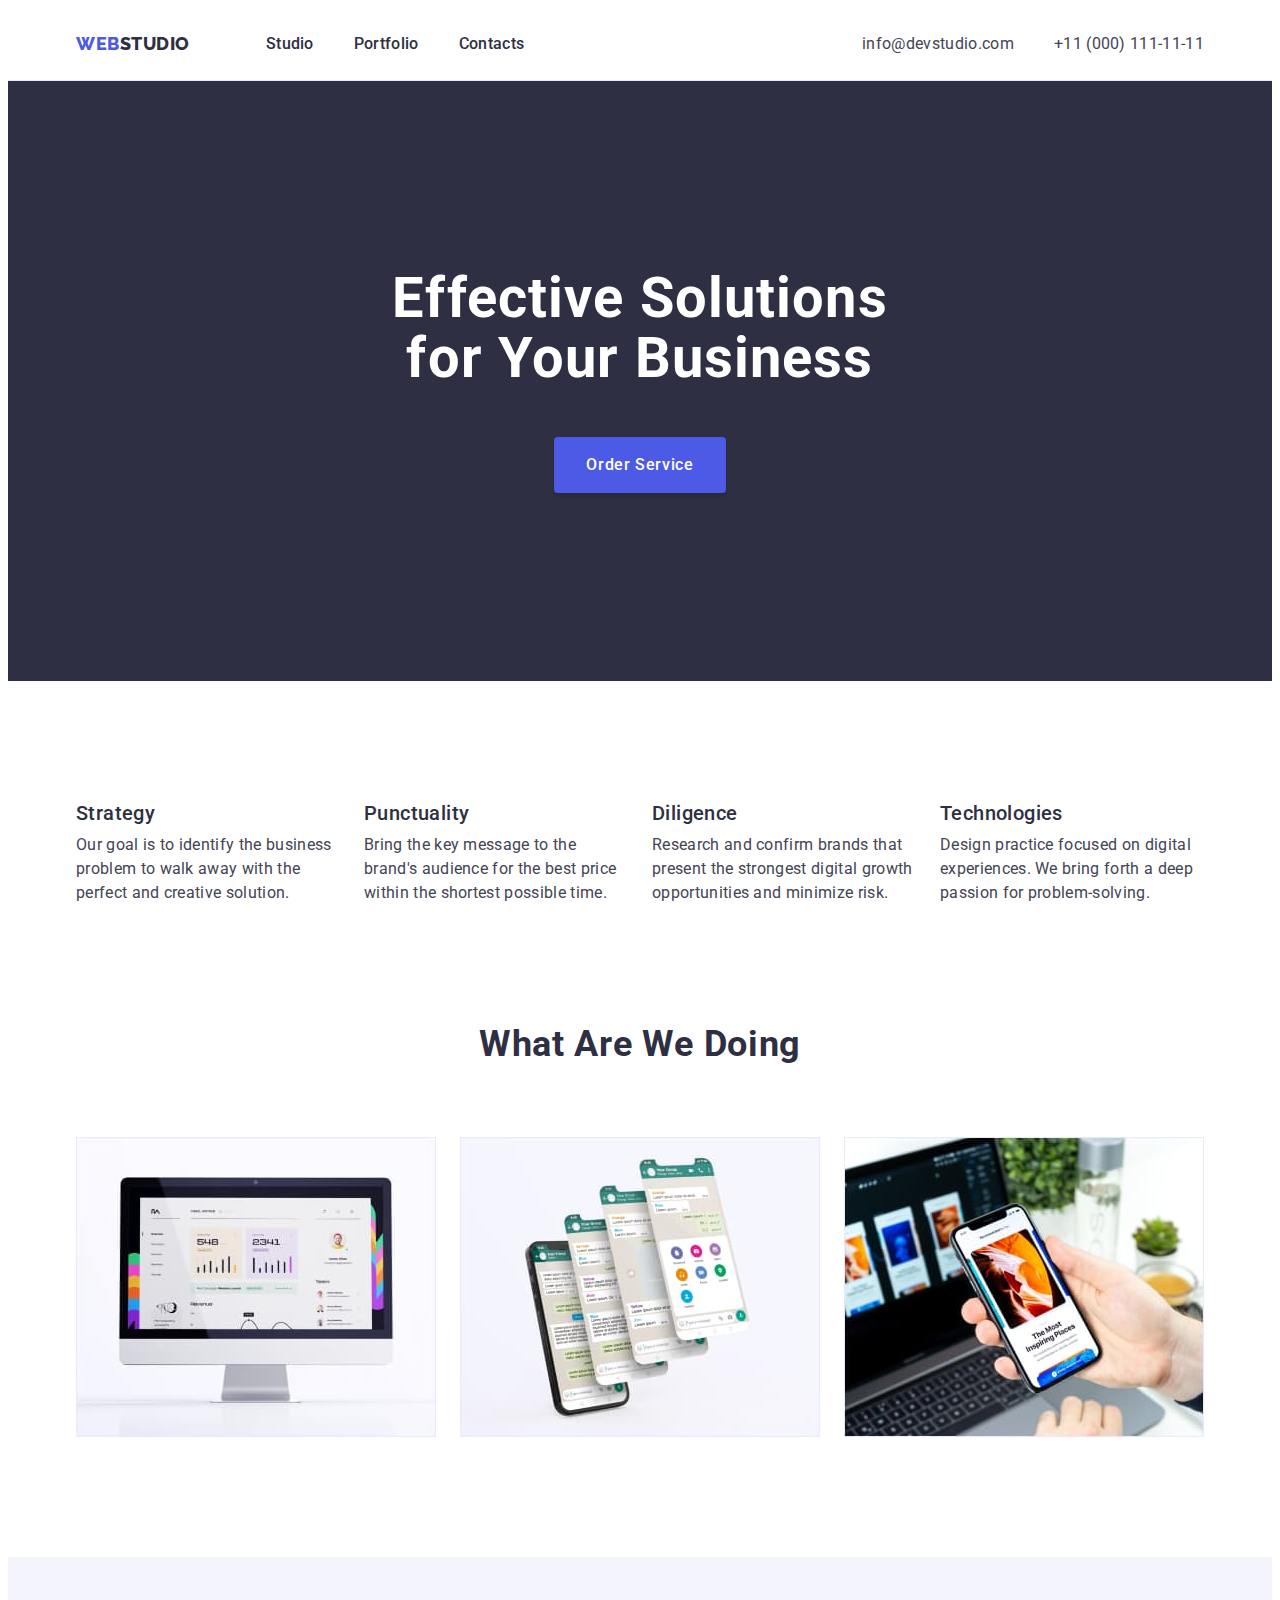
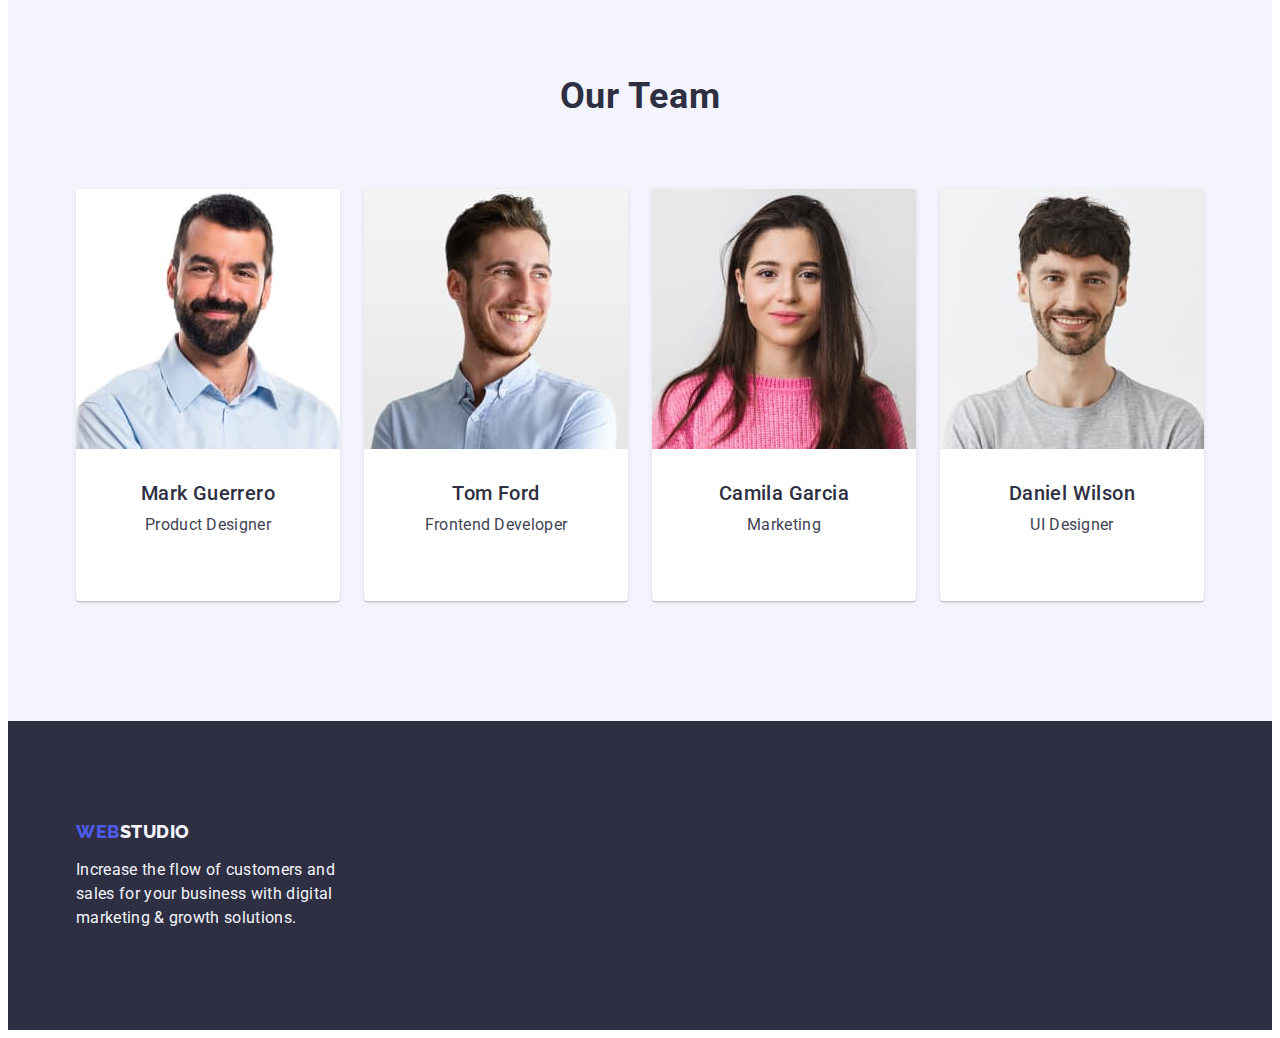
<file: index.html>
<!DOCTYPE html>
<html lang="en">
    <head>
        <meta charset="UTF-8">
        <meta name="viewport" content="width=device-width, initial-scale=1.0">
        <title>Studio</title>
        <link rel="stylesheet" href="https://cdnjs.cloudflare.com/ajax/libs/modern-normalize/2.0.0/modern-normalize.min.css"
            integrity="sha512-4xo8blKMVCiXpTaLzQSLSw3KFOVPWhm/TRtuPVc4WG6kUgjH6J03IBuG7JZPkcWMxJ5huwaBpOpnwYElP/m6wg=="
            crossorigin="anonymous" referrerpolicy="no-referrer" />
        <link rel="preconnect" href="https://fonts.googleapis.com">
        <link rel="preconnect" href="https://fonts.gstatic.com" crossorigin>
        <link href="https://fonts.googleapis.com/css2?family=Raleway:wght@800&family=Roboto:wght@400;500;700;900&display=swap"
            rel="stylesheet">
        <link href="./css/styles.css" rel="stylesheet">
    </head>
    <body>
        <header class="section page-header">
            <div class="container header-container">
                <nav class="page-nav">
                    <a href="./index.html" class="logo link header-logo-link">Web<span class="header-logo">Studio</span></a>
                    <ul class="list navigation-list">
                        <li class="navigation-list-item">
                            <a href="./index.html" class="navigation-link link">Studio</a>
                        </li>
                        <li class="navigation-list-item">
                            <a href="./portfolio.html" class="navigation-link link">Portfolio</a>
                        </li>
                        <li class="navigation-list-item">
                            <a href="" class="navigation-link link">Contacts</a>
                        </li>
                    </ul>
                </nav>
                <address class="contacts">
                    <ul class="list contacts-list">
                        <li>
                            <a href="mailto:info@devstudio.com" class="contact link">info@devstudio.com</a>
                        </li>
                        <li>
                            <a href="tel:+110001111111" class="contact link">+11 (000) 111-11-11</a>
                        </li>
                    </ul>
                </address>
            </div>
        </header>
        <main>
            <section class="section hero">
                <div class="container hero-container">
                    <h1 class="hero-title">Effective Solutions for Your Business</h1>
                    <button type="button" class="hero-btn">Order Service</button>
                </div>
            </section>
            <section class="section advantages">
                <div class="container">
                    <h2 class="visually-hidden">Advantages</h2>
                    <ul class="list advantages-list">
                        <li class="advantage-item">
                            <h3 class="item-title advantage">Strategy</h3>
                            <p class="item-text advantage">
                                Our goal is to identify the business problem to walk away with the perfect and creative solution.
                            </p>
                        </li>
                        <li class="advantage-item">
                            <h3 class="item-title advantage">Punctuality</h3>
                            <p class="item-text advantage">
                                Bring the key message to the brand's audience for the best price within the shortest possible time.
                            </p>
                        </li>
                        <li class="advantage-item">
                            <h3 class="item-title advantage">Diligence</h3>
                            <p class="item-text advantage">
                                Research and confirm brands that present the strongest digital growth opportunities and minimize risk.
                            </p>
                        </li>
                        <li class="advantage-item">
                            <h3 class="item-title advantage">Technologies</h3>
                            <p class="item-text advantage">
                                Design practice focused on digital experiences. We bring forth a deep passion for problem-solving.
                            </p>
                        </li>
                    </ul>
                </div>
            </section>
            <section class="section section-actions">
                <div class="container">
                    <h2 class="section-title">What are we doing</h2>
                    <ul class="list list-actions">
                        <li class="item-action">
                            <img src="./images/img-1.jpg" alt="Website on the computer monitor" width="360" height="300">
                        </li>
                        <li class="item-action">
                            <img src="./images/img-2.jpg" alt="messages in the WhatsApp group" width="360" height="300">
                        </li>
                        <li class="item-action">
                            <img src="./images/img-3.jpg" alt="Mobile application" width="360" height="300">
                        </li>
                    </ul>
                </div>
            </section>
            <section class="section section-team">
                <div class="container">
                    <h2 class="section-title">Our Team</h2>
                    <ul class="list list-team">
                        <li class="item-team">
                            <img src="./images/mark.jpg" alt="Mark Guerrero" width="264" height="260">
                            <div class="member-description">
                                <h3 class="item-title member-name">Mark Guerrero</h3>
                                <p class="item-text member-role">Product Designer</p>
                            </div>
                        </li>
                        <li class="item-team">
                            <img src="./images/tom.jpg" alt="Tom Ford" width="264" height="260">
                            <div class="member-description">
                                <h3 class="item-title member-name">Tom Ford</h3>
                                <p class="item-text member-role">Frontend Developer</p>
                            </div>
                        </li>
                        <li class="item-team">
                            <img src="./images/camilla.jpg" alt="Camila Garcia" width="264" height="260">
                            <div class="member-description">
                                <h3 class="item-title member-name">Camila Garcia</h3>
                                <p class="item-text member-role">Marketing</p>
                            </div>
                        </li>
                        <li class="item-team">
                            <img src="./images/daniel.jpg" alt="Daniel Wilson" width="264" height="260">
                            <div class="member-description">
                                <h3 class="item-title member-name">Daniel Wilson</h3>
                                <p class="item-text member-role">UI Designer</p>
                            </div>
                        </li>
                    </ul>
                </div>
            </section>
        </main>
        <footer class="section page-footer">
            <div class="container">
                <a href="./index.html" class="logo link footer-logo-link">Web<span class="footer-logo">Studio</span></a>
                <p class="footer-text">Increase the flow of customers and sales for your business with digital marketing & growth solutions.</p>
            </div>
        </footer>
    </body>
</html>
</file>
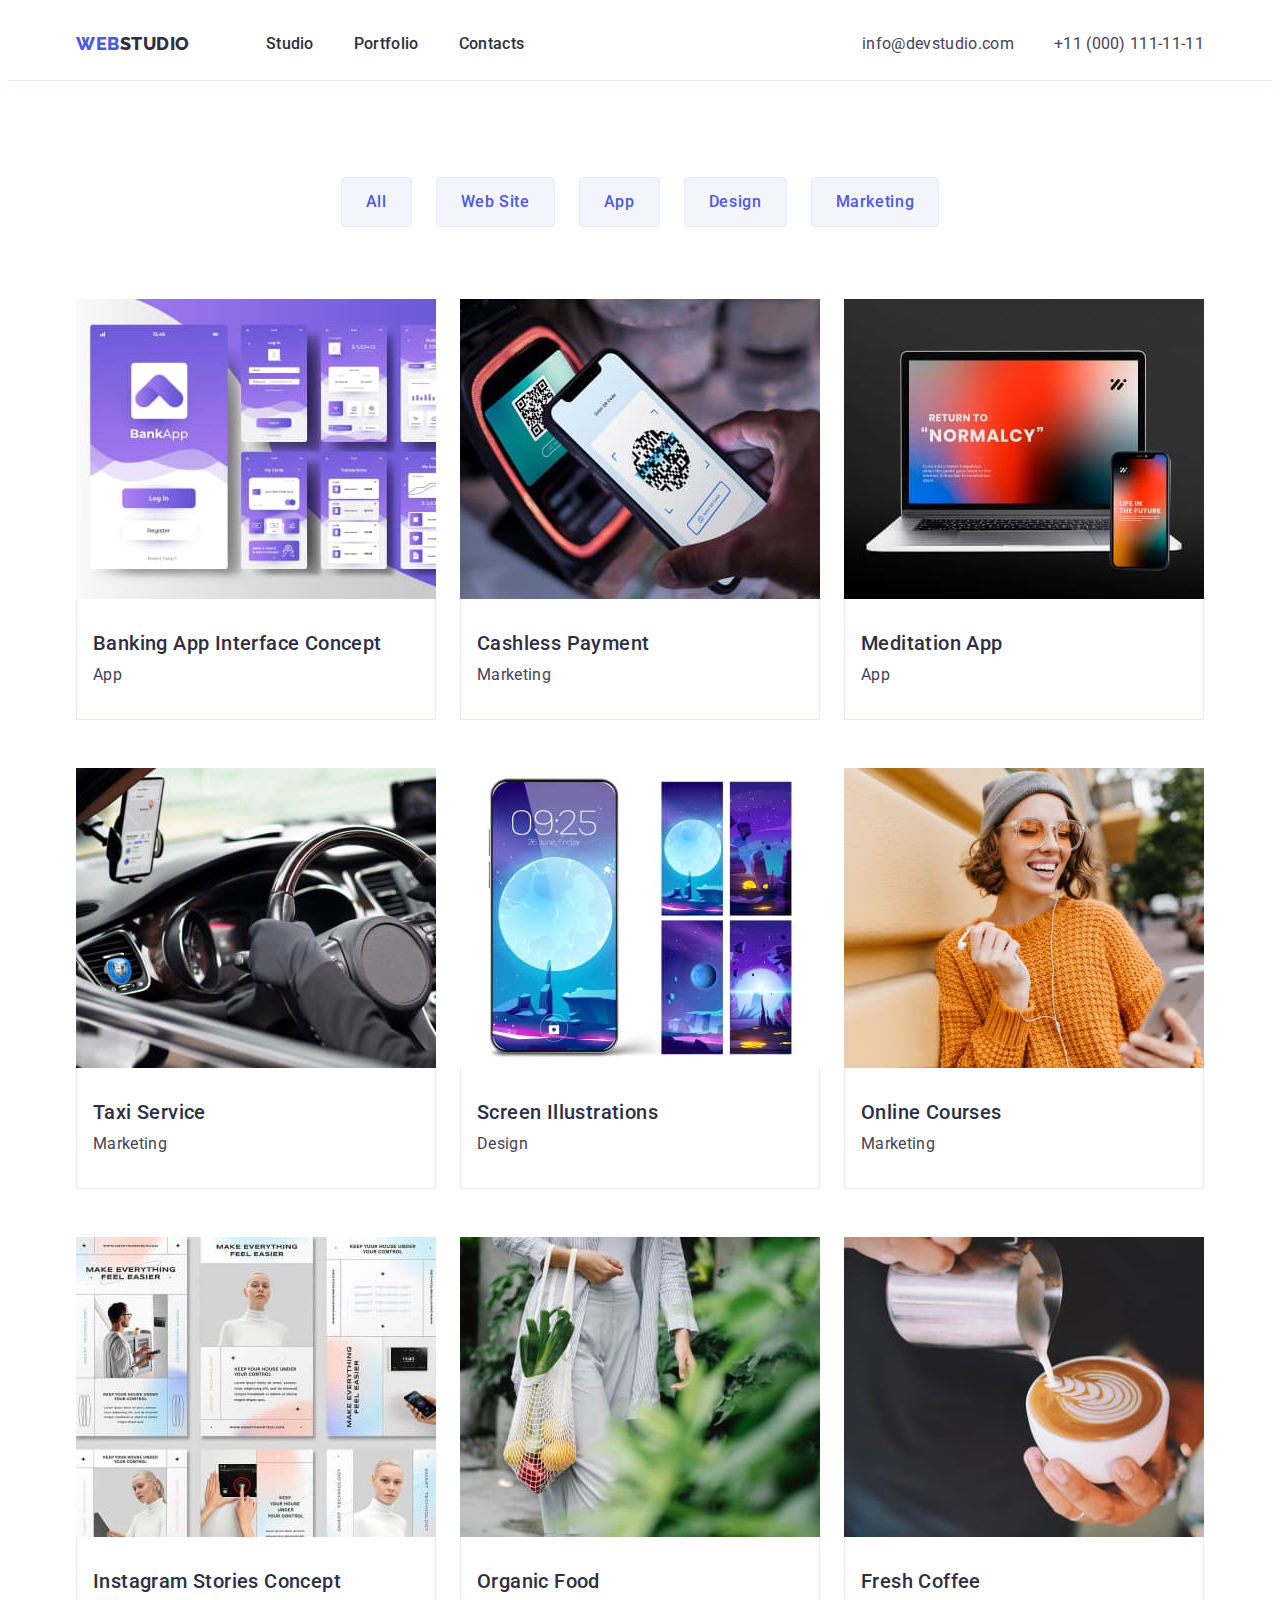
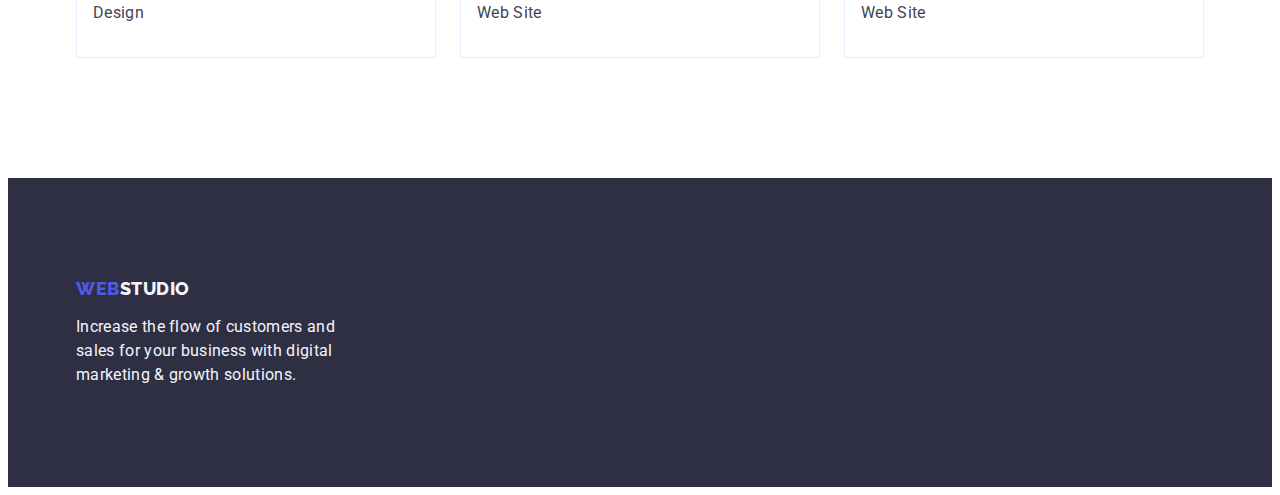
<file: portfolio.html>
<!DOCTYPE html>
<html lang="en">
    <head>
        <meta charset="UTF-8">
        <meta name="viewport" content="width=device-width, initial-scale=1.0">
        <title>Portfolio</title>
        <link rel="stylesheet" href="https://cdnjs.cloudflare.com/ajax/libs/modern-normalize/2.0.0/modern-normalize.min.css"
            integrity="sha512-4xo8blKMVCiXpTaLzQSLSw3KFOVPWhm/TRtuPVc4WG6kUgjH6J03IBuG7JZPkcWMxJ5huwaBpOpnwYElP/m6wg=="
            crossorigin="anonymous" referrerpolicy="no-referrer" />
        <link rel="preconnect" href="https://fonts.googleapis.com">
        <link rel="preconnect" href="https://fonts.gstatic.com" crossorigin>
        <link href="https://fonts.googleapis.com/css2?family=Raleway:wght@800&family=Roboto:wght@400;500;700;900&display=swap"
            rel="stylesheet">
        <link href="./css/styles.css" rel="stylesheet">
    </head>
    <body>
        <header class="section page-header">
            <div class="container header-container">
                <nav class="page-nav">
                    <a href="./index.html" class="logo link header-logo-link">Web<span class="header-logo">Studio</span></a>
                    <ul class="list navigation-list">
                        <li class="navigation-list-item">
                            <a href="./index.html" class="navigation-link link">Studio</a>
                        </li>
                        <li class="navigation-list-item">
                            <a href="./portfolio.html" class="navigation-link link">Portfolio</a>
                        </li>
                        <li class="navigation-list-item">
                            <a href="" class="navigation-link link">Contacts</a>
                        </li>
                    </ul>
                </nav>
                <address class="contacts">
                    <ul class="list contacts-list">
                        <li>
                            <a href="mailto:info@devstudio.com" class="contact link">info@devstudio.com</a>
                        </li>
                        <li>
                            <a href="tel:+110001111111" class="contact link">+11 (000) 111-11-11</a>
                        </li>
                    </ul>
                </address>
            </div>
        </header>
        <main>
            <section class="section section-portfolio">
                <div class="container">
                    <h1 class="visually-hidden">Portfolio content</h1>
                    <ul class="list buttons-list">
                        <li><button type="button" class="portfolio-btn">All</button></li>
                        <li><button type="button" class="portfolio-btn">Web Site</button></li>
                        <li><button type="button" class="portfolio-btn">App</button></li>
                        <li><button type="button" class="portfolio-btn">Design</button></li>
                        <li><button type="button" class="portfolio-btn">Marketing</button></li>
                    </ul>
                    <ul class="list cards-list">
                        <li class="portfolio-card">
                            <a href="" class="link">
                            <img src="./images/portfolio-img-1.jpg" alt="Pages of banking App interface" width="360" height="300">
                            <div class="card-text">
                                <h2 class="item-title portfolio-item-title">Banking App Interface Concept</h2>
                                <p class="item-text">App</p>
                            </div>
                            </a>
                        </li>
                        <li class="portfolio-card">
                            <a href="" class="link">
                            <img src="./images/portfolio-img-2.jpg" alt="Interface of cashless payment App in action" width="360" height="300">
                            <div class="card-text">
                                <h2 class="item-title portfolio-item-title">Cashless Payment</h2>
                                <p class="item-text">Marketing</p>
                            </div>
                            </a>
                        </li>
                        <li class="portfolio-card">
                            <a href="" class="link">
                            <img src="./images/portfolio-img-3.jpg" alt="Meditation App interface on laptop and smartphone" width="360" height="300">
                            <div class="card-text">
                                <h2 class="item-title portfolio-item-title">Meditation App</h2>
                                <p class="item-text">App</p>
                            </div>
                            </a>
                        </li>
                        <li class="portfolio-card">
                            <a href="" class="link">
                            <img src="./images/portfolio-img-4.jpg" alt="Taxi driver on the wheel" width="360" height="300">
                            <div class="card-text">
                                <h2 class="item-title portfolio-item-title">Taxi Service</h2>
                                <p class="item-text">Marketing</p>
                            </div>
                            </a>
                        </li>
                        <li class="portfolio-card">
                            <a href="" class="link">
                            <img src="./images/portfolio-img-5.jpg" alt="Smartphone wallpapers" width="360" height="300">
                            <div class="card-text">
                                <h2 class="item-title portfolio-item-title">Screen Illustrations</h2>
                                <p class="item-text">Design</p>
                            </div>
                            </a>
                        </li>
                        <li class="portfolio-card">
                            <a href="" class="link">
                            <img src="./images/portfolio-img-6.jpg" alt="Happy girl in headphones" width="360" height="300">
                            <div class="card-text">
                                <h2 class="item-title portfolio-item-title">Online Courses</h2>
                                <p class="item-text">Marketing</p>
                            </div>
                            </a>
                        </li>
                        <li class="portfolio-card">
                            <a href="" class="link">
                            <img src="./images/portfolio-img-7.jpg" alt="Examples of Instagram stories" width="360" height="300">
                            <div class="card-text">
                                <h2 class="item-title portfolio-item-title">Instagram Stories Concept</h2>
                                <p class="item-text">Design</p>
                            </div>
                            </a>
                        </li>
                        <li class="portfolio-card">
                            <a href="" class="link">
                            <img src="./images/portfolio-img-8.jpg" alt="Woman walking with a bag of vegetables" width="360" height="300">
                            <div class="card-text">
                                <h2 class="item-title portfolio-item-title">Organic Food</h2>
                                <p class="item-text">Web Site</p>
                            </div>
                            </a>
                        </li>
                        <li class="portfolio-card">
                            <a href="" class="link">
                            <img src="./images/portfolio-img-9.jpg" alt="Coffee topping" width="360" height="300">
                            <div class="card-text">
                                <h2 class="item-title portfolio-item-title">Fresh Coffee</h2>
                                <p class="item-text">Web Site</p>
                            </div>
                            </a>
                        </li>
                    </ul>
                </div>
            </section>
        </main>
        <footer class="section page-footer">
            <div class="container">
                <a href="./index.html" class="logo link footer-logo-link">Web<span class="footer-logo">Studio</span></a>
                <p class="footer-text">Increase the flow of customers and sales for your business with digital marketing & growth solutions.</p>
            </div>
        </footer>
    </body>
</html>
</file>
<file: css/styles.css>
:root {
    --iris: #4D5AE5;
    --ocean: #404BBF;
    --navyblue: #2E2F42;
    --green: #31D0AA;
    --slate: #434455;
    --lightslate: #8E8F99;
    --cornflower: #E7E9FC;
    --cloud: #F4F4FD;
    --white: #FFFFFF;
    --dairy: #FCFCFC;
}

body {
    color: var(--slate);
    font-family: "Roboto", sans-serif;
    background-color: var(--white);
}

.list {
    list-style-type: none;
}

.link {
    text-decoration: none;
}

.logo {
    color: var(--iris);
    font-family: "Raleway", sans-serif;
    font-size: 18px;
    font-weight: 800;
    line-height: 1.17;
    letter-spacing: 0.03em;
    text-transform: uppercase;
}

.header-logo {
    color: var(--navyblue);
}

.header-logo-link {
    padding: 24px 0;
    margin-right: 76px;
}

h1,
h2,
h3,
h4,
h5,
h6,
p {
    margin-top: 0;
    margin-bottom: 0;
}

ul,
ol {
    margin-top: 0;
    margin-bottom: 0;
    padding-left: 0;
}

a {
    display: block;
}

img {
    height: auto;
    max-width: 100%;
    display: block;
}

.container {
    max-width: 1158px;
    margin: 0 auto;
    padding: 0 15px;
}

.visually-hidden {
    position: absolute;
    width: 1px;
    height: 1px;
    margin: -1px;
    border: 0;
    padding: 0;
    white-space: nowrap;
    clip-path: inset(100%);
    clip: rect(0 0 0 0);
    overflow: hidden;
}

* {
    box-sizing: border-box;
}

.page-header {
    border-bottom: 1px solid var(--cornflower);
}

.navigation-list {
    display: flex;
    gap: 40px;
    align-items: center;
}

.contacts-list {
    display: flex;
    gap: 40px;
    align-items: center;
}

.page-nav {
    display: flex;
    align-items: center;
    margin-right: auto;
}

.header-container {
    display: flex;
    align-items: center;
}

.navigation-link {
    color: var(--navyblue);
    font-weight: 500;
    line-height: 1.5;
    letter-spacing: 0.02em;
    padding: 24px 0;
}

.navigation-link:hover,
.navigation-link:focus {
    color: var(--ocean);
}

.contacts {
    font-style: normal;
}

.contact {
    line-height: 1.5;
    letter-spacing: 0.02em;
    padding: 24px 0;
    color: inherit;
}

.contact:hover,
.contact:focus {
    color: var(--ocean);
}

.section.hero {
    background-color: var(--navyblue);
    padding: 188px 0;
}

.hero-title {
    color: var(--white);
    text-align: center;
    font-size: 56px;
    font-weight: 700;
    line-height: 1.07;
    letter-spacing: 0.02em;
    max-width: 496px;
    margin-bottom: 48px;
    margin-right: auto;
    margin-left: auto;
}

.hero-btn {
    display: block;
    background-color: var(--iris);
    color: var(--white);
    font-size: inherit;
    font-family: inherit;
    font-weight: 500;
    line-height: 1.5;
    letter-spacing: 0.04em;
    cursor: pointer;
    border-radius: 4px;
    border: none;
    margin-left: auto;
    margin-right: auto;
    padding: 16px 32px;
    min-width: 169px;
    box-shadow: 0px 4px 4px 0px rgba(0, 0, 0, 0.15);
}

.hero-btn:hover,
.hero-btn:focus {
    background: var(--ocean);
}

.item-title {
    color: var(--navyblue);
    font-size: 20px;
    font-weight: 500;
    line-height: 1.2;
    letter-spacing: 0.02em;
}

.item-title.advantage {
    margin-bottom: 8px;
}

.advantage-item {
    width: calc((100% - 3 * 24px) / 4);
}

.advantages {
    padding: 120px 0;
}

.item-text {
    line-height: 1.5;
    letter-spacing: 0.02em;
    color: var(--slate);
}

.advantages-list {
    display: flex;
    gap: 24px;
}

.section-title {
    color: var(--navyblue);
    text-align: center;
    font-size: 36px;
    font-weight: 700;
    line-height: 1.11;
    letter-spacing: 0.02em;
    text-transform: capitalize;
    margin-bottom: 72px;
}

.section-actions {
    padding-bottom: 120px;
}

.list-actions {
    display: flex;
    gap: 24px;
}

.item-action {
    width: calc((100% - 2 * 24px) / 3);
}

.section-team {
    background-color: var(--cloud);
    padding: 120px 0;
}

.list-team {
    display: flex;
    gap: 24px;
}

.item-team {
    background: var(--white);
    padding-bottom: 32px;
    border-radius: 0px 0px 4px 4px;
    width: calc((100% - 3 * 24px) / 4);
    box-shadow: 0px 2px 1px 0px rgba(46, 47, 66, 0.08), 0px 1px 1px 0px rgba(46, 47, 66, 0.16), 0px 1px 6px 0px rgba(46, 47, 66, 0.08);
}


.member-description {
    padding: 32px 0;
}

.member-name {
    margin-bottom: 8px;
    text-align: center;
}

.member-role {
    text-align: center;
}

.page-footer {
    background-color: var(--navyblue);
    padding: 100px 0;
}

.footer-logo {
    color: var(--cloud);
}

.footer-logo-link {
    margin-bottom: 16px;
    display: inline-block;
}

.footer-text {
    color: var(--cloud);
    line-height: 1.5;
    letter-spacing: 0.02em;
    width: 264px;
}

.section-portfolio {
    padding: 96px 0 120px 0;
}

.portfolio-btn {
    color: var(--iris);
    background-color: var(--cloud);
    border-radius: 4px;
    padding: 12px 24px;
    border: 1px solid var(--cornflower);
    text-align: center;
    font-size: inherit;
    font-family: inherit;
    font-weight: 500;
    line-height: 1.5;
    letter-spacing: 0.04em;
    cursor: pointer;
}

.portfolio-btn:hover,
.portfolio-btn:focus {
    background: var(--ocean);
    color: var(--white);
    border: 1px solid transparent;
}

.buttons-list {
    display: flex;
    justify-content: center;
    gap: 24px;
    margin-bottom: 72px;
}

.cards-list {
    display: flex;
    flex-wrap: wrap;
    gap: 48px 24px;
}

.portfolio-card {
    background: var(--white);
    width: calc((100% - 48px) / 3);
}

.portfolio-item-title {
    margin-bottom: 8px;
}

.card-text {
    padding: 32px 16px;
    border-bottom: 1px solid var(--cornflower);
    border-left: 1px solid var(--cornflower);
    border-right: 1px solid var(--cornflower);
}
</file>
